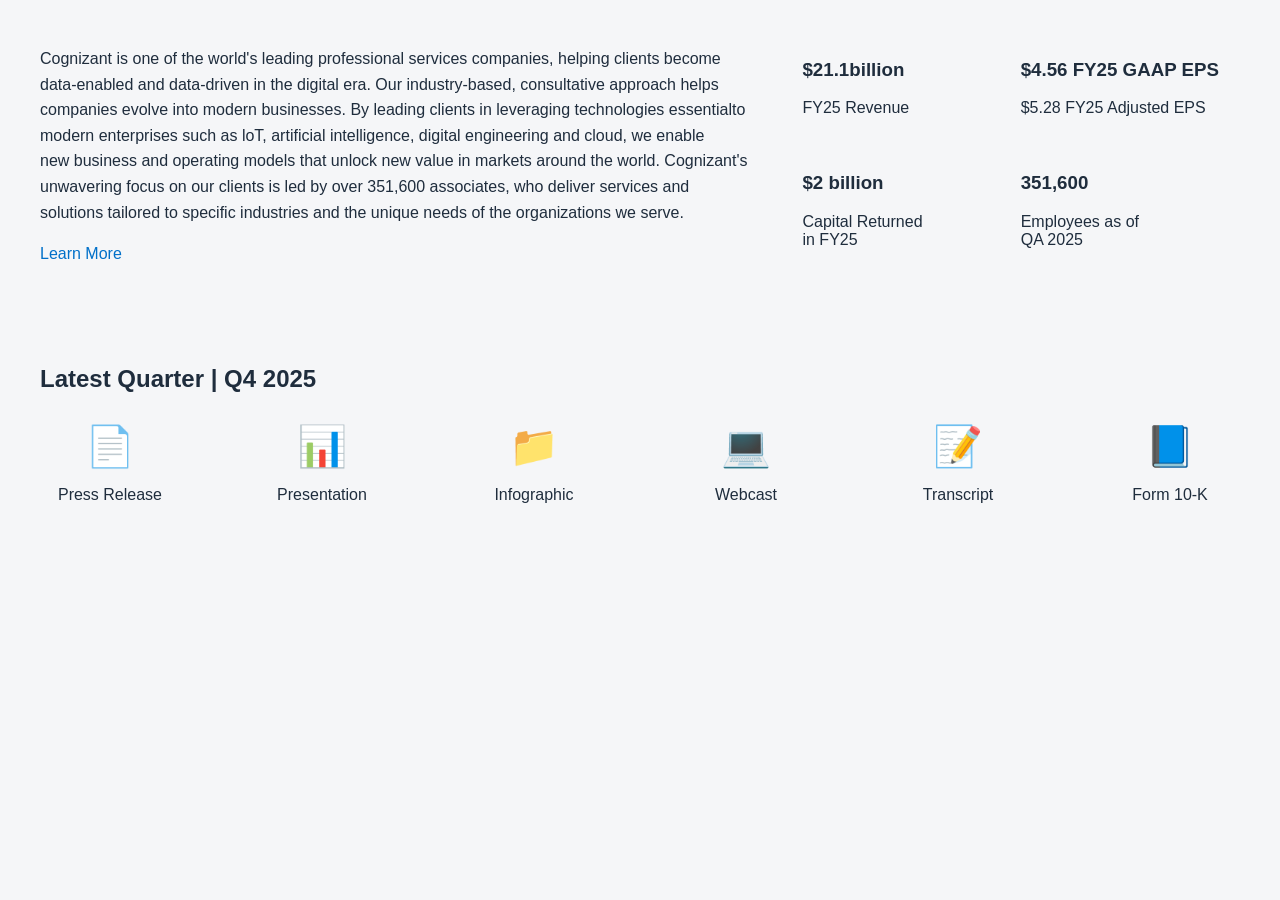
<file: index.html>
<!DOCTYPE html>
<html lang="en">

<head>
    <meta charset="UTF-8">
    <meta name="viewport" content="width=device-width, initial-scale=1.0">
    <title>Document</title>
    <link rel="stylesheet" href="./style.css">
</head>

<body>
    <main>
        <section class="container">
            <aside class="leftside">
                <p>Cognizant is one of the world's leading professional services companies, helping clients become<br>
                    data-enabled and data-driven in the digital era. Our industry-based, consultative approach helps<br>
                    companies evolve into modern businesses. By leading clients in leveraging technologies
                    essentialto<br>
                    modern enterprises such as loT, artificial intelligence, digital engineering and cloud, we
                    enable<br>
                    new business and operating models that unlock new value in markets around the world. Cognizant's<br>
                    unwavering focus on our clients is led by over 351,600 associates, who deliver services and<br>
                    solutions tailored to specific industries and the unique needs of the organizations we serve.</p>
                <footer>
                    <a href="" class="link">Learn More</a>
                </footer>
            </aside>
            <aside class="rightside">
                <article class="right">
                    <h3>$21.1billion</h3>
                    <p>FY25 Revenue</p>

                </article>
                <article class="right">
                    <h3>$4.56 FY25 GAAP EPS</h3>
                    <p>$5.28 FY25 Adjusted EPS</p>
                </article>
                <article class="right">
                    <h3>$2 billion</h3>
                    <p>Capital Returned<br>in FY25</p>
                </article>
                <article class="right">
                    <h3>351,600</h3>
                    <p>Employees as of<br> QA 2025</p>
                </article>
            </aside>
        </section>


        <section class="second">
            <header>
                <h2>Latest Quarter | Q4 2025</h2>
            </header>

            <ul class="bottom">
                <li>
                    <span>📄</span>
                    <p>Press Release</p>
                </li>

                <li>
                    <span>📊</span>
                    <p>Presentation</p>
                </li>

                <li>
                    <span>📁</span>
                    <p>Infographic</p>
                </li>

                <li>
                    <span>💻</span>
                    <p>Webcast</p>
                </li>

                <li>
                    <span>📝</span>
                    <p>Transcript</p>
                </li>

                <li>
                    <span>📘</span>
                    <p>Form 10-K</p>
                </li>
            </ul>

        </section>



    </main>
</body>

</html>
</file>
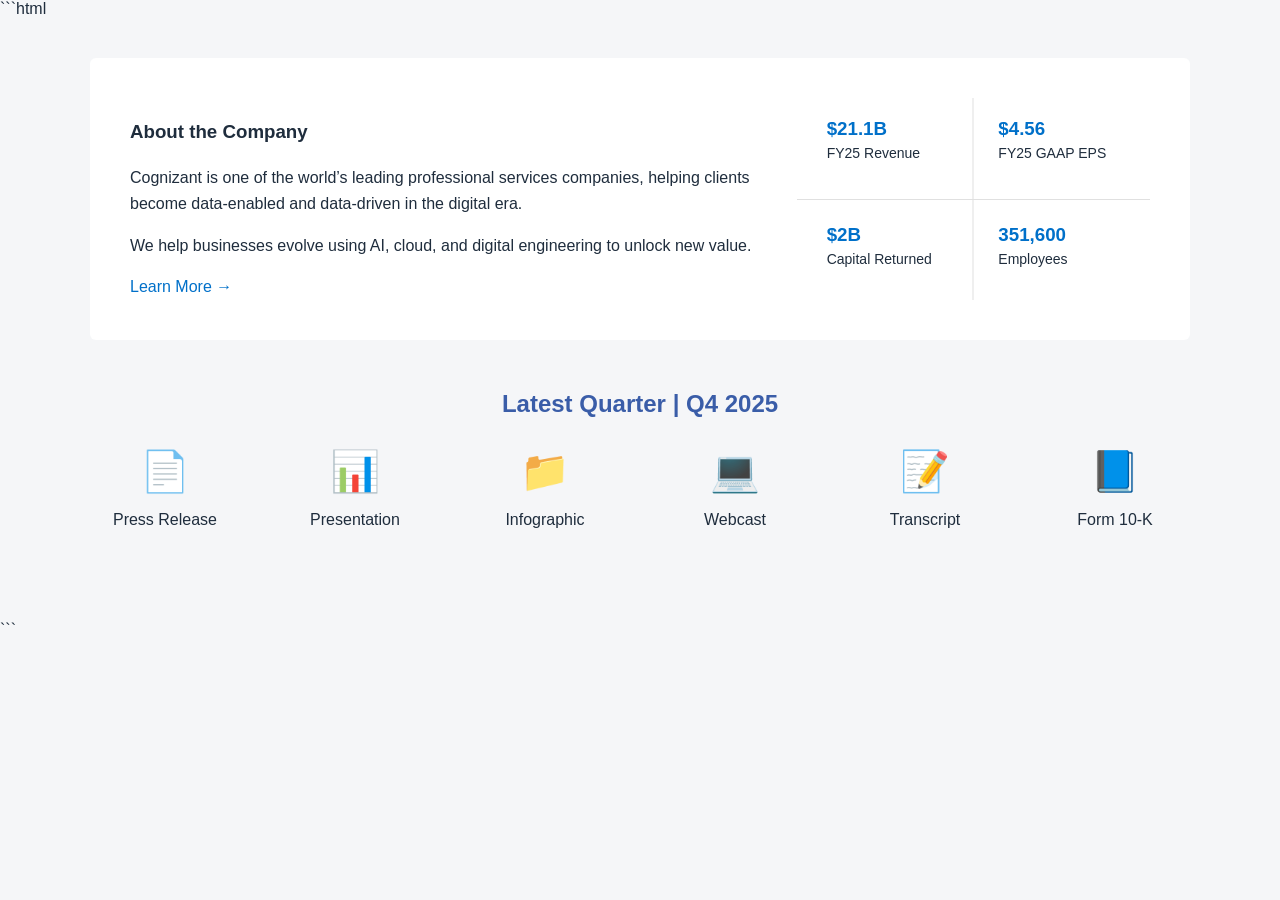
<file: tt.html>
```html
<!DOCTYPE html>
<html lang="en">
<head>
<meta charset="UTF-8">
<title>Company Section</title>

<style>
body {
    font-family: Arial, sans-serif;
    margin: 0;
    background: #f5f6f8;
    color: #1f2d3d;
}

main {
    max-width: 1100px;
    margin: auto;
    padding: 40px 20px;
}

/* ===== OVERVIEW SECTION ===== */
.company-overview {
    display: flex;
    gap: 40px;
    background: #fff;
    padding: 40px;
    border-radius: 6px;
}

.company-text {
    flex: 2;
    line-height: 1.6;
}

.company-text a {
    color: #0070c9;
    text-decoration: none;
}

/* ===== STATS ===== */
.company-stats {
    flex: 1;
    display: grid;
    grid-template-columns: 1fr 1fr;
    gap: 30px;
    position: relative;
    padding: 10px 20px;
}

.company-stats::before {
    content: "";
    position: absolute;
    top: 0;
    bottom: 0;
    left: 50%;
    width: 1px;
    background: #e0e0e0;
    transform: translateX(-50%);
}

.company-stats::after {
    content: "";
    position: absolute;
    left: 0;
    right: 0;
    top: 50%;
    height: 1px;
    background: #e0e0e0;
}

.stat {
    padding: 10px;
}

.stat h3 {
    margin: 0;
    color: #0070c9;
}

.stat p {
    margin: 5px 0 0;
    font-size: 14px;
}

/* ===== QUARTER SECTION ===== */
.latest-quarter {
    margin-top: 50px;
    text-align: center;
}

.latest-quarter h2 {
    color: #3a5da8;
    margin-bottom: 30px;
}

.resources {
    display: flex;
    justify-content: space-between;
    flex-wrap: wrap;
    list-style: none;
    padding: 0;
}

.resources li {
    width: 150px;
    margin-bottom: 20px;
}

.resources span {
    display: block;
    font-size: 40px;
    margin-bottom: 10px;
}
</style>

</head>

<body>

<main>

    <!-- Company Overview -->
    <section class="company-overview">
        
        <article class="company-text">
            <header>
                <h1>About the Company</h1>
            </header>

            <p>
                Cognizant is one of the world’s leading professional services companies,
                helping clients become data-enabled and data-driven in the digital era.
            </p>

            <p>
                We help businesses evolve using AI, cloud, and digital engineering to
                unlock new value.
            </p>

            <footer>
                <a href="#">Learn More →</a>
            </footer>
        </article>

        <!-- Stats -->
        <aside class="company-stats">
            <article class="stat">
                <h3>$21.1B</h3>
                <p>FY25 Revenue</p>
            </article>

            <article class="stat">
                <h3>$4.56</h3>
                <p>FY25 GAAP EPS</p>
            </article>

            <article class="stat">
                <h3>$2B</h3>
                <p>Capital Returned</p>
            </article>

            <article class="stat">
                <h3>351,600</h3>
                <p>Employees</p>
            </article>
        </aside>

    </section>

    <!-- Latest Quarter -->
    <section class="latest-quarter">
        <header>
            <h2>Latest Quarter | Q4 2025</h2>
        </header>

        <ul class="resources">
            <li>
                <span>📄</span>
                <p>Press Release</p>
            </li>

            <li>
                <span>📊</span>
                <p>Presentation</p>
            </li>

            <li>
                <span>📁</span>
                <p>Infographic</p>
            </li>

            <li>
                <span>💻</span>
                <p>Webcast</p>
            </li>

            <li>
                <span>📝</span>
                <p>Transcript</p>
            </li>

            <li>
                <span>📘</span>
                <p>Form 10-K</p>
            </li>
        </ul>
    </section>

</main>

</body>
</html>
```
</file>
<file: style.css>
body {
    font-family: Arial, sans-serif;
    margin: 0;
    background: #f5f6f8;
    color: #1f2d3d;
}

main {
    max-width: 1200px;
    margin: auto;
    padding: 30px 15px;
}

.container {
    display: flex;
    gap: 35px;

}

.link {
    color: #0070c9;
    text-decoration: none;
}

.leftside {
    line-height: 1.6;
}

.rightside {
    display: grid;
    grid-template-columns: 1fr 1fr;
    gap: 20px;
    padding: 10px 20px;
}
.second {
    margin-top: 90px;
    text-align: center;
}
.second h2{
    color: #1f2d3d;
    margin-bottom: 30px;
    text-align: left;
}
.bottom {
    display: flex;
    justify-content: space-between;
    list-style: none;
    padding: 0;
}
.second li {
    width: 140px;
    margin-bottom: 20px;
}
.second span {
    display: block;
    font-size: 40px;
    margin-bottom: 10px;
}
</file>
